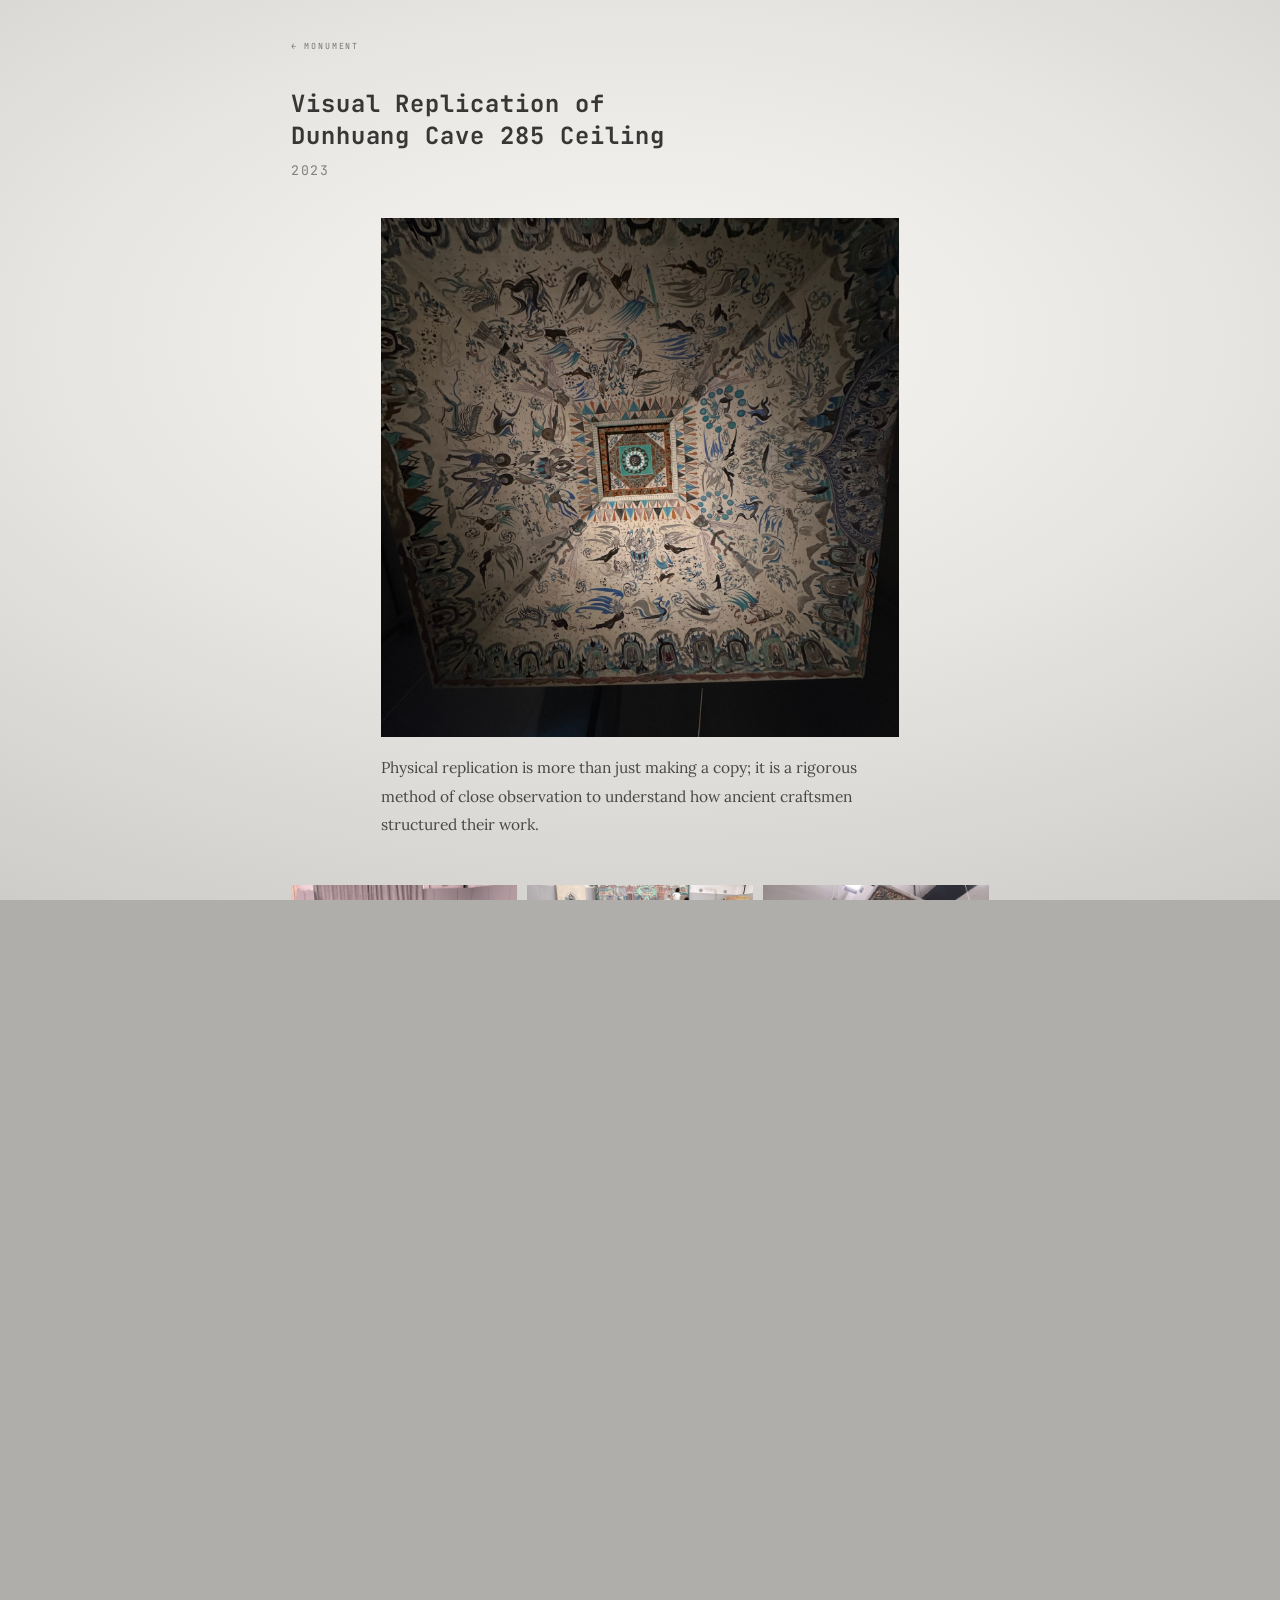
<file: 01-DunhuangReplication/index.html>
<!DOCTYPE html>
<html lang="en">
<head>
  <meta charset="UTF-8" />
  <meta name="viewport" content="width=device-width, initial-scale=1.0" />
  <title>Visual Replication of Dunhuang Cave 285 Ceiling — Tiange Xiang Portfolio</title>
  <link rel="preconnect" href="https://fonts.googleapis.com" />
  <link rel="preconnect" href="https://fonts.gstatic.com" crossorigin />
  <link
    href="https://fonts.googleapis.com/css2?family=JetBrains+Mono:wght@400;500;700&family=Lora:ital,wght@0,400;1,400&display=swap"
    rel="stylesheet"
  />
  <link rel="stylesheet" href="../style.css" />
  <link rel="stylesheet" href="project.css" />
</head>
<body
  class="wrapper project-page dunhuang-page"
  data-text="text-content.txt"
  data-next="../02-GatehouseReplication/"
>
  <div class="bg-atmosphere" aria-hidden="true"></div>
  <canvas id="meteor-layer" data-variant="subpage" aria-hidden="true"></canvas>

  <article class="dh-page">
    <a class="dh-back" href="../">← Monument</a>

    <header class="dh-header">
      <h1 class="dh-title">
        <span class="dh-title-line">Visual Replication of</span>
        <span class="dh-title-line">Dunhuang Cave 285 Ceiling</span>
      </h1>
      <p class="dh-year">2023</p>
    </header>

    <div class="project-stack project-stack--hero">
      <figure class="dh-hero project-stack__media">
        <img src="hero.jpg" alt="Replicated Dunhuang Cave 285 caisson ceiling" width="900" height="900" loading="eager" />
      </figure>
      <div id="dh-intro" class="dh-prose project-prose" aria-live="polite"></div>
    </div>

    <div class="project-stack project-stack--process">
      <div class="dh-process project-stack__media" role="group" aria-label="Replication process">
        <figure class="dh-process__item">
          <img src="process1.jpg" alt="Workshop construction of the caisson form, step one" width="640" height="480" loading="lazy" />
        </figure>
        <figure class="dh-process__item">
          <img src="process2.jpg" alt="Workshop construction of the caisson form, step two" width="640" height="480" loading="lazy" />
        </figure>
        <figure class="dh-process__item">
          <img src="process3.jpg" alt="Workshop construction of the caisson form, step three" width="640" height="480" loading="lazy" />
        </figure>
      </div>
    </div>

    <div class="project-stack project-stack--zaojing">
      <div id="dh-mid1" class="dh-prose project-prose"></div>
      <div class="dh-zaojing-trio project-stack__media" role="group" aria-label="Zaojing studies">
        <figure class="dh-zaojing-trio__item">
          <img src="zaojing-OG.jpg" alt="Central zaojing lotus pattern from Cave 285" width="520" height="520" loading="lazy" />
        </figure>
        <figure class="dh-zaojing-trio__item">
          <img src="zaojing-sketch.jpg" alt="Zaojing line drawing study" width="520" height="520" loading="lazy" />
        </figure>
        <figure class="dh-zaojing-trio__item">
          <img src="lotus.jpg" alt="Lotus throne motif reference" width="280" height="280" loading="lazy" />
        </figure>
      </div>
      <div id="dh-mid2" class="dh-prose project-prose"></div>
    </div>

    <section class="dh-split" aria-label="Ceiling and narrative">
      <figure class="dh-split__media">
        <img src="preview-1.jpg" alt="Ceiling and wall mural in the replicated cave space" width="640" height="960" loading="lazy" />
      </figure>
      <div id="dh-split-text" class="dh-prose dh-prose--split"></div>
    </section>

    <div class="project-stack project-stack--full">
      <figure class="dh-exhi project-stack__media">
        <img src="exhi-preview.jpg" alt="Exhibition installation of the replication" width="1200" height="675" loading="lazy" />
      </figure>
      <div id="dh-exhi-lead" class="dh-prose project-prose"></div>
      <div id="dh-final" class="dh-prose project-prose"></div>
    </div>

    <footer class="dh-footer">
      <nav class="dh-footer-nav" aria-label="Page navigation">
        <a class="dh-back-monument" href="../">← back to monument</a>
        <a id="project-next" class="dh-next" href="../02-GatehouseReplication/">click to see my next project</a>
      </nav>
    </footer>
  </article>

  <script src="../meteor.js"></script>
  <script src="../js/project-orbit-nav.js"></script>
  <script src="dunhuang-page.js?v=16"></script>
</body>
</html>
</file>
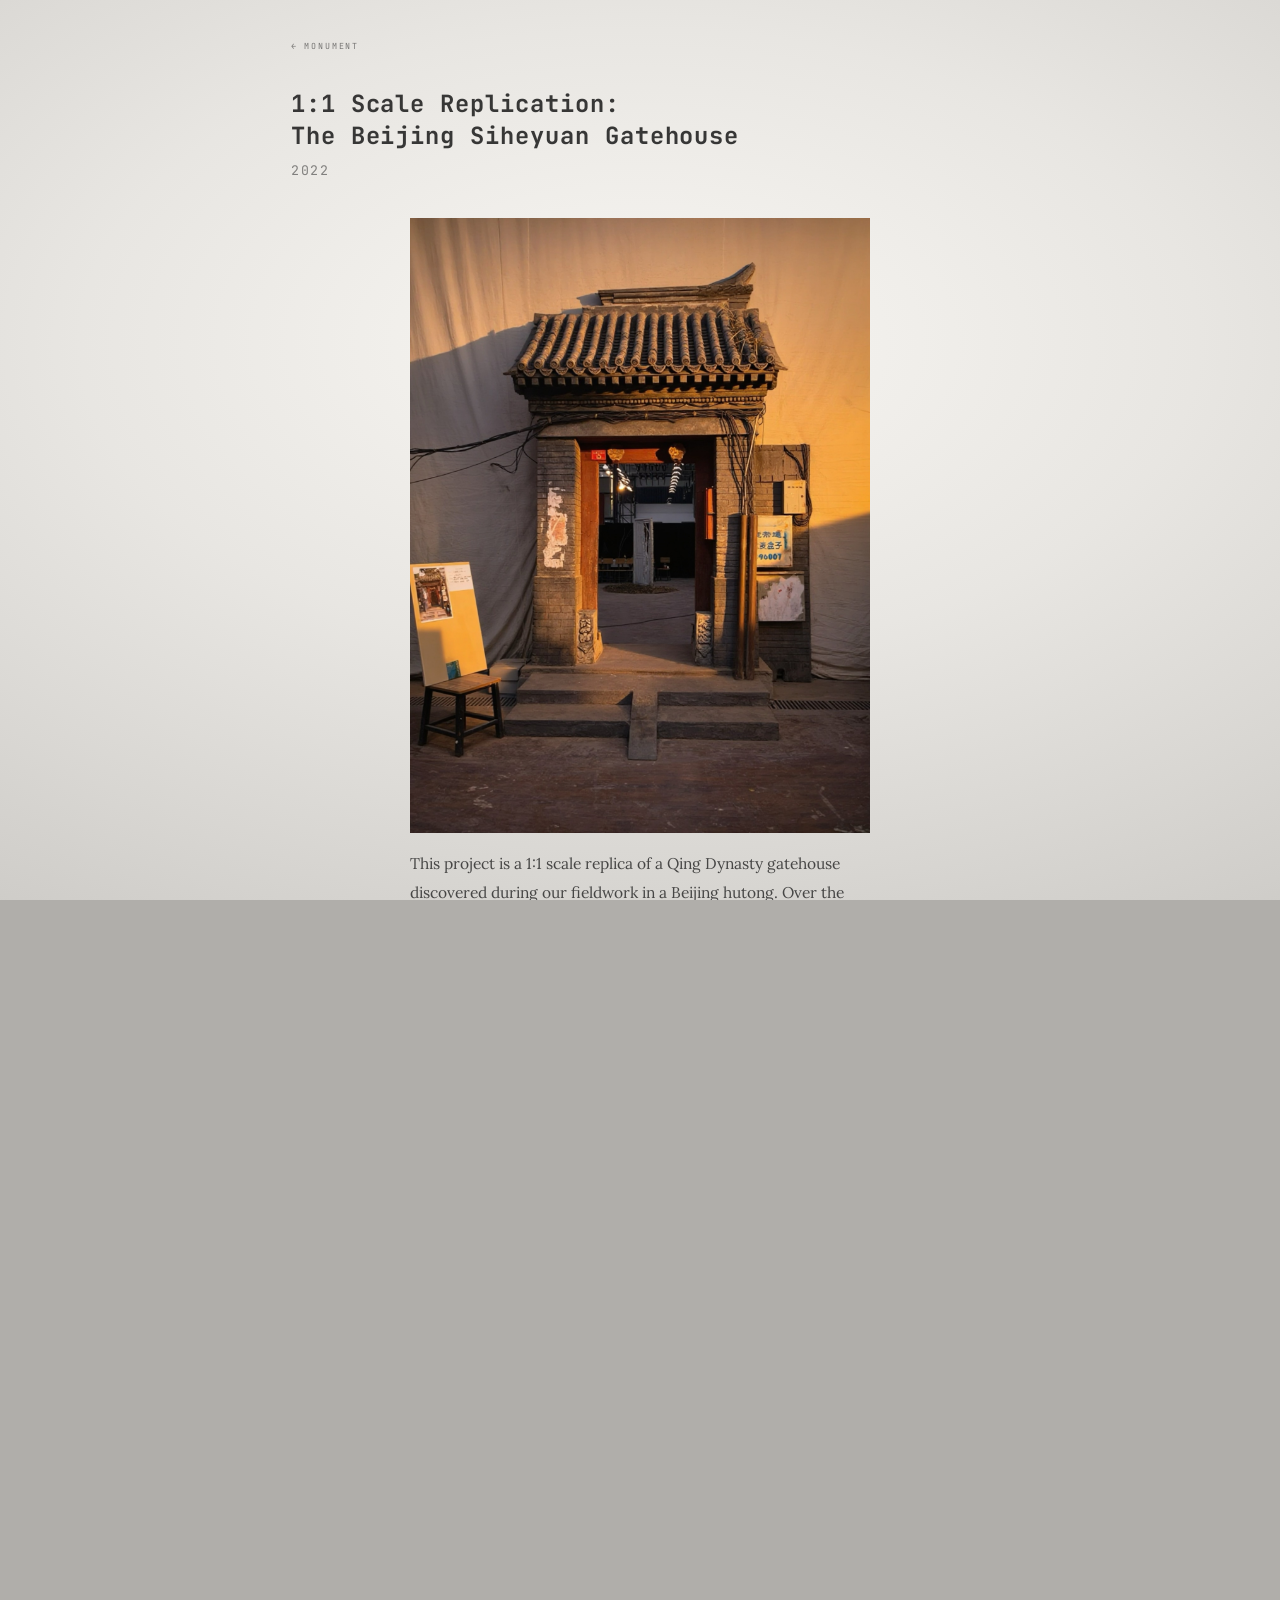
<file: 02-GatehouseReplication/index.html>
<!DOCTYPE html>
<html lang="en">
<head>
  <meta charset="UTF-8" />
  <meta name="viewport" content="width=device-width, initial-scale=1.0" />
  <title>1:1 Scale Replication: The Beijing Siheyuan Gatehouse — Tiange Xiang Portfolio</title>
  <link rel="preconnect" href="https://fonts.googleapis.com" />
  <link rel="preconnect" href="https://fonts.gstatic.com" crossorigin />
  <link
    href="https://fonts.googleapis.com/css2?family=JetBrains+Mono:wght@400;500;700&family=Lora:ital,wght@0,400;1,400&display=swap"
    rel="stylesheet"
  />
  <link rel="stylesheet" href="../style.css" />
  <link rel="stylesheet" href="project.css" />
</head>
<body
  class="wrapper project-page gatehouse-page"
  data-text="text-content.txt"
  data-next="../03-VolunteerteachingProject/"
>
  <div class="bg-atmosphere" aria-hidden="true"></div>
  <canvas id="meteor-layer" data-variant="subpage" aria-hidden="true"></canvas>

  <article class="gh-page">
    <a class="gh-back" href="../">← Monument</a>

    <header class="gh-header">
      <h1 class="gh-title">
        <span class="gh-title-line">1:1 Scale Replication:</span>
        <span class="gh-title-line">The Beijing Siheyuan Gatehouse</span>
      </h1>
      <p class="gh-year">2022</p>
    </header>

    <div class="project-stack project-stack--lead">
      <figure class="gh-lead project-stack__media">
        <img
          src="exhi-preview.jpg"
          alt="Siheyuan gatehouse replication in warm exhibition light"
          width="900"
          height="1200"
          loading="eager"
        />
      </figure>
      <div id="gh-intro" class="gh-prose project-prose" aria-live="polite"></div>
    </div>

    <div class="gh-process" role="group" aria-label="Replication process">
      <figure class="gh-process__item">
        <img src="process1.jpg" alt="Wooden framework under construction" width="320" height="240" loading="lazy" />
      </figure>
      <figure class="gh-process__item">
        <img src="process2.jpg" alt="Door panel surface work in the workshop" width="320" height="240" loading="lazy" />
      </figure>
      <figure class="gh-process__item">
        <img src="process3.jpg" alt="Foam-block structure assembly" width="320" height="240" loading="lazy" />
      </figure>
      <figure class="gh-process__item">
        <img src="process4.jpg" alt="Panel finishing on the workshop floor" width="320" height="240" loading="lazy" />
      </figure>
    </div>

    <div class="project-stack project-stack--stagger">
      <div class="gh-stagger project-stack__media" role="group" aria-label="Door and joinery details">
        <figure class="gh-stagger__item gh-stagger__item--left">
          <img src="detail-door3.jpg" alt="Weathered red lacquer wood surface" width="400" height="560" loading="lazy" />
        </figure>
        <figure class="gh-stagger__item gh-stagger__item--wide">
          <img src="detail-1.jpg" alt="Wooden joinery and masonry at the gate base" width="400" height="280" loading="lazy" />
        </figure>
        <figure class="gh-stagger__item gh-stagger__item--tall">
          <img src="detail-door.png" alt="Pair of weathered Qing-era wooden doors" width="400" height="560" loading="lazy" />
        </figure>
      </div>
      <div id="gh-mid1" class="gh-prose project-prose"></div>
    </div>

    <div class="project-stack project-stack--materials">
      <div class="gh-materials project-stack__media" role="group" aria-label="Material aging studies">
        <figure class="gh-materials__item">
          <img src="wood-process1.jpg" alt="Foam aging study with blue plaster texture" width="360" height="480" loading="lazy" />
        </figure>
        <figure class="gh-materials__item">
          <img src="wood-process.jpg" alt="Pink primer and wood grain replication sample" width="360" height="480" loading="lazy" />
        </figure>
      </div>
      <div id="gh-mid2" class="gh-prose project-prose gh-prose--before-final"></div>
    </div>

    <div class="project-stack project-stack--full">
      <figure class="gh-hero project-stack__media">
        <img
          src="hero.jpg"
          alt="1:1 scale gatehouse model in the workshop with scaffolding"
          width="1200"
          height="675"
          loading="lazy"
        />
      </figure>
      <div id="gh-final" class="gh-prose project-prose"></div>
    </div>

    <footer class="gh-footer">
      <nav class="gh-footer-nav" aria-label="Page navigation">
        <a class="gh-back-monument" href="../">← back to monument</a>
        <a id="project-next" class="gh-next" href="../03-VolunteerteachingProject/">click to view the next project →</a>
      </nav>
    </footer>
  </article>

  <script src="../meteor.js"></script>
  <script src="../js/project-orbit-nav.js"></script>
  <script src="gatehouse-page.js"></script>
</body>
</html>
</file>
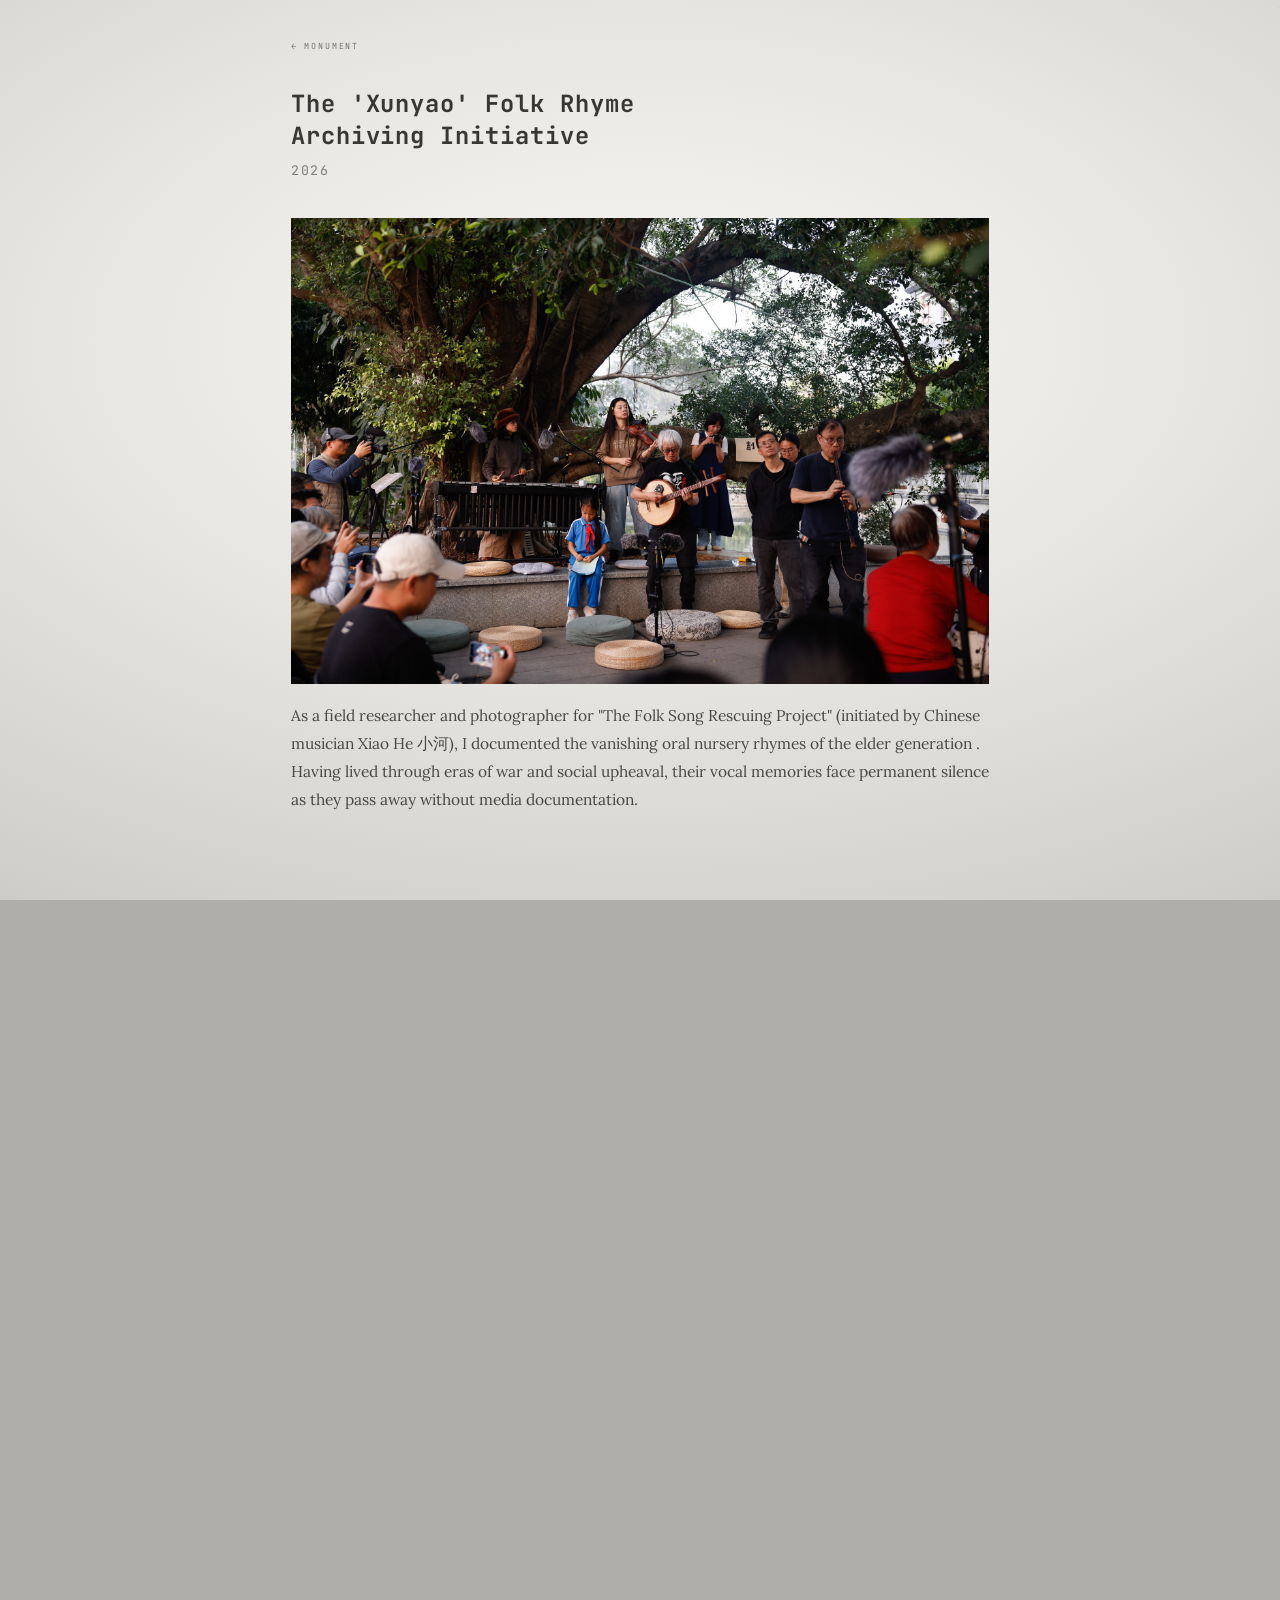
<file: 04-FolkrhymeArchiving/index.html>
<!DOCTYPE html>
<html lang="en">
<head>
  <meta charset="UTF-8" />
  <meta name="viewport" content="width=device-width, initial-scale=1.0" />
  <title>The 'Xunyao' Folk Rhyme Archiving Initiative — Tiange Xiang Portfolio</title>
  <link rel="preconnect" href="https://fonts.googleapis.com" />
  <link rel="preconnect" href="https://fonts.gstatic.com" crossorigin />
  <link
    href="https://fonts.googleapis.com/css2?family=JetBrains+Mono:wght@400;500;700&family=Lora:ital,wght@0,400;1,400&display=swap"
    rel="stylesheet"
  />
  <link rel="stylesheet" href="../style.css" />
  <link rel="stylesheet" href="project.css" />
</head>
<body
  class="wrapper project-page folk-page"
  data-text="text-content.txt"
  data-next="../01-DunhuangReplication/"
>
  <div class="bg-atmosphere" aria-hidden="true"></div>
  <canvas id="meteor-layer" data-variant="subpage" aria-hidden="true"></canvas>

  <article class="fr-page">
    <a class="fr-back" href="../">← Monument</a>

    <header class="fr-header">
      <h1 class="fr-title">
        <span class="fr-title-line">The 'Xunyao' Folk Rhyme</span>
        <span class="fr-title-line">Archiving Initiative</span>
      </h1>
      <p class="fr-year">2026</p>
    </header>

    <div class="project-stack">
      <figure class="fr-hero project-stack__media">
        <img
          src="hero.jpg"
          alt="Musicians performing outdoors under a large tree"
          width="1200"
          height="750"
          loading="eager"
        />
      </figure>
      <div id="fr-intro" class="fr-prose project-prose" aria-live="polite"></div>
    </div>

    <div class="fr-gallery" role="group" aria-label="Fieldwork documentation">
      <figure class="fr-gallery__item">
        <img
          src="progress1.jpg"
          alt="Indoor fieldwork session at wooden tables"
          width="480"
          height="360"
          loading="lazy"
        />
      </figure>
      <figure class="fr-gallery__item">
        <img
          src="progress2.jpg"
          alt="Outdoor circle gathering in a courtyard"
          width="480"
          height="360"
          loading="lazy"
        />
      </figure>
      <figure class="fr-gallery__item">
        <img
          src="progress3.jpg"
          alt="Elderly man playing violin during field recording"
          width="480"
          height="360"
          loading="lazy"
        />
      </figure>
    </div>

    <section class="fr-split" aria-label="Begging Song interview">
      <figure class="fr-split__media">
        <img
          src="BeggingsongPic.jpg"
          alt="Elderly woman in a purple plaid jacket with a small dog"
          width="640"
          height="853"
          loading="lazy"
        />
      </figure>
      <div id="fr-split-text" class="fr-prose fr-prose--split"></div>
    </section>

    <div class="project-stack project-stack--performance">
      <div id="fr-mid1" class="fr-prose project-prose"></div>
      <div class="fr-performance project-stack__media" role="group" aria-label="Live performance with villagers">
        <figure class="fr-performance__item">
          <img
            src="concert1.jpg"
            alt="Outdoor concert audience seated under trees"
            width="640"
            height="440"
            loading="lazy"
          />
        </figure>
        <figure class="fr-performance__item">
          <img
            src="concert2.jpg"
            alt="Musician playing guitar for seated villagers outdoors"
            width="640"
            height="440"
            loading="lazy"
          />
        </figure>
      </div>
      <p class="fr-caption project-prose">live performance with villagers</p>
    </div>

    <div class="fr-youtube">
      <a
        class="fr-youtube__link"
        href="https://youtu.be/VmTQVKCH0CY?si=b6BmAWBPALPd2Dng"
        target="_blank"
        rel="noopener noreferrer"
      >Field recording excerpt → YouTube</a>
    </div>

    <footer class="fr-footer">
      <nav class="fr-footer-nav" aria-label="Page navigation">
        <a class="fr-back-monument" href="../">← back to monument</a>
        <a id="project-next" class="fr-next" href="../01-DunhuangReplication/">click to see my next project</a>
      </nav>
    </footer>
  </article>

  <script src="../meteor.js"></script>
  <script src="../js/project-orbit-nav.js"></script>
  <script src="folk-page.js"></script>
</body>
</html>
</file>
<file: style.css>
/* ==========================================================================

   3D Monument — UI shell only (scene in WebGL)

   ========================================================================== */



:root {

  --stone-deep: #b0aeaa;

  --stone-mid: #c4c2be;

  --stone: #d8d6d2;

  --stone-light: #f8f6f2;

  --ink: rgba(30, 30, 30, 0.55);

}



* {

  box-sizing: border-box;

  margin: 0;

  padding: 0;

}



html,

body,

.wrapper {

  width: 100%;

  height: 100%;

  overflow: hidden;

}



.wrapper {

  background-color: var(--stone-deep);

  position: relative;

}



.bg-atmosphere {

  position: fixed;

  inset: 0;

  z-index: 0;

  pointer-events: none;

  background:

    radial-gradient(

      ellipse 156% 124% at 50% 38%,

      var(--stone-light) 0%,

      #e8e6e2 28%,

      var(--stone) 48%,

      var(--stone-mid) 72%,

      var(--stone-deep) 100%

    ),

    radial-gradient(

      ellipse 240% 180% at 50% 100%,

      #a8a6a2 0%,

      transparent 58%

    ),

    linear-gradient(

      180deg,

      var(--stone-deep) 0%,

      #b4b2ae 18%,

      var(--stone-mid) 42%,

      var(--stone) 62%,

      #eceae6 82%,

      var(--stone-light) 100%

    );

}



#canvas-host {

  position: fixed;

  inset: 0;

  z-index: 1;

  background: transparent;

  touch-action: manipulation;

}



#canvas-host canvas {

  display: block;

  width: 100%;

  height: 100%;

  outline: none;

}



.ui-hint {

  position: fixed;

  bottom: 2.6rem;

  left: 50%;

  transform: translateX(-50%);

  font-family: "JetBrains Mono", monospace;

  font-size: 0.58rem;

  letter-spacing: 0.22em;

  text-transform: uppercase;

  color: var(--ink);

  z-index: 3;

  pointer-events: none;

  opacity: 0.55;

}



.is-mobile .ui-hint {

  font-size: 0;

}



.is-mobile .ui-hint::after {

  content: "Tap a face to open a project";

  font-size: 0.58rem;

  letter-spacing: 0.22em;

  text-transform: uppercase;

}



.webgl-fallback {

  display: flex;

  flex-direction: column;

  align-items: center;

  justify-content: center;

  min-height: 100%;

  padding: 2rem 1.5rem 4rem;

  text-align: center;

  font-family: "JetBrains Mono", monospace;

  color: rgba(30, 30, 30, 0.72);

}



.webgl-fallback-msg {

  font-size: 0.62rem;

  letter-spacing: 0.18em;

  text-transform: uppercase;

  margin-bottom: 0.75rem;

}



.webgl-fallback-sub {

  font-size: 0.58rem;

  letter-spacing: 0.14em;

  opacity: 0.65;

  margin-bottom: 1.25rem;

}



.webgl-fallback-list {

  list-style: none;

  display: flex;

  flex-direction: column;

  gap: 0.85rem;

}



.webgl-fallback-list a {

  color: rgba(30, 30, 30, 0.78);

  text-decoration: none;

  font-size: 0.58rem;

  letter-spacing: 0.12em;

  text-transform: uppercase;

  border-bottom: 1px solid rgba(30, 30, 30, 0.22);

  padding-bottom: 0.15rem;

}



.webgl-fallback-list a:hover {

  color: rgba(30, 30, 30, 0.95);

}



.webgl-fallback-num {

  opacity: 0.55;

  margin-right: 0.35rem;

}



.site-footer {

  position: fixed;

  bottom: 0.85rem;

  left: 50%;

  transform: translateX(-50%);

  font-family: "JetBrains Mono", monospace;

  font-size: 0.58rem;

  letter-spacing: 0.28em;

  text-transform: uppercase;

  color: var(--ink);

  z-index: 5;

  pointer-events: none;

}



#meteor-layer {

  position: fixed;

  inset: 0;

  width: 100%;

  height: 100%;

  z-index: 4;

  pointer-events: none;

}



/* ==========================================================================

   Project subpages (scrollable article)

   ========================================================================== */



body.project-page {

  overflow-x: hidden;

  overflow-y: auto;

  min-height: 100%;

  zoom: 0.9;

}



/* Layout B: each media block + prose directly below share one alignment width */

.project-page .project-stack {

  display: flex;

  flex-direction: column;

  align-items: stretch;

  width: 100%;

  margin-left: auto;

  margin-right: auto;

}



.project-page .project-stack__media {

  width: 100%;

  max-width: 100%;

  margin-left: auto;

  margin-right: auto;

}



.project-page .project-stack .project-prose {

  width: 100%;

  max-width: none;

  margin-left: 0;

  margin-right: 0;

  box-sizing: border-box;

  text-align: left;

}



/* Image captions (e.g. Folk Rhyme) stay centered — override in project CSS */

.project-page .project-stack .project-prose.fr-caption {

  text-align: center;

}



.project-page .project-stack .project-stack__media + .project-prose {

  margin-top: 1.15rem;

}



.project-page .project-stack .project-prose + .project-prose {

  margin-top: 1.35rem;

}



.project-page .project-stack--full {

  width: 100%;

  max-width: 100%;

}



.project-page #meteor-layer {

  position: fixed;

  inset: 0;

  width: 100%;

  height: 100%;

  z-index: 1;

  pointer-events: none;

}



.project-page .bg-atmosphere {

  position: fixed;

}



.project-shell {

  position: relative;

  z-index: 2;

  max-width: 52rem;

  margin: 0 auto;

  padding: 3rem 1.5rem 5rem;

}



.project-back {

  display: inline-block;

  margin-bottom: 2rem;

  font-family: "JetBrains Mono", monospace;

  font-size: 0.58rem;

  letter-spacing: 0.22em;

  text-transform: uppercase;

  color: var(--ink);

  text-decoration: none;

}



.project-back:hover {

  color: rgba(30, 30, 30, 0.85);

}



.project-tag {

  font-family: "JetBrains Mono", monospace;

  font-size: 0.58rem;

  letter-spacing: 0.22em;

  text-transform: uppercase;

  color: var(--ink);

  margin-bottom: 0.75rem;

}



.project-title {

  font-family: "JetBrains Mono", monospace;

  font-weight: 700;

  font-size: clamp(1rem, 2.4vw, 1.35rem);

  letter-spacing: 0.06em;

  line-height: 1.45;

  color: rgba(30, 30, 30, 0.82);

  margin-bottom: 1.5rem;

}



.project-hero {

  width: 100%;

  height: auto;

  display: block;

  margin-bottom: 2rem;

  box-shadow: 0 12px 40px rgba(30, 30, 30, 0.12);

}



.project-body {

  font-family: "Lora", serif;

  font-size: 1.05rem;

  line-height: 1.75;

  color: rgba(30, 30, 30, 0.78);

}



.project-body p {

  margin-bottom: 1.25rem;

}



.project-next {

  display: inline-block;

  margin-top: 2rem;

  font-family: "JetBrains Mono", monospace;

  font-size: 0.62rem;

  letter-spacing: 0.18em;

  text-transform: uppercase;

  color: rgba(30, 30, 30, 0.7);

  text-decoration: none;

  border-bottom: 1px solid rgba(30, 30, 30, 0.25);

}



.project-next:hover {

  color: rgba(30, 30, 30, 0.95);

}



/* Subpage inner square room: user at center, four inward-facing walls */
html.orbit-nav-active {
  perspective: 2600px;
  perspective-origin: 50% 50%;
  overflow: hidden;
}
html.orbit-nav-active .project-page > article {
  visibility: hidden;
}
.orbit-viewport {
  --orbit-panel-w: min(52rem, 92vw);
  /* distance from user (center) to each inner wall */
  --orbit-depth: calc(var(--orbit-panel-w) * 0.5);
  position: fixed;
  inset: 0;
  z-index: 6;
  overflow: hidden;
  pointer-events: none;
  transform-style: preserve-3d;
}
/* rotation axis = user position (viewport center) */
.orbit-pivot {
  position: absolute;
  left: 50%;
  top: 50%;
  width: 0;
  height: 0;
  transform-style: preserve-3d;
}
.orbit-carousel {
  position: absolute;
  left: 0;
  top: 0;
  transform-style: preserve-3d;
  transform: rotateY(0deg);
  transition: transform 1100ms ease-in-out;
}
/* room rotates: current wall exits left, next wall enters from right */
.orbit-carousel.orbit-carousel--spin {
  transform: rotateY(90deg);
}
.orbit-face {
  position: absolute;
  left: 0;
  top: 0;
  width: var(--orbit-panel-w);
  margin-left: calc(var(--orbit-panel-w) / -2);
  /* slice top aligns with viewport top when wall is front-facing */
  margin-top: calc(-50vh);
  transform-style: preserve-3d;
  backface-visibility: hidden;
  /* inward wall at negative Z; panel faces user without extra face flip */
  transform: rotateY(calc(var(--orbit-yaw, 0) * 1deg))
    translateZ(calc(-1 * var(--orbit-depth)));
}
.orbit-face[data-yaw="0"] {
  --orbit-yaw: 0;
}
.orbit-face[data-yaw="-90"] {
  --orbit-yaw: -90;
}
.orbit-face__panel {
  pointer-events: none;
}
.orbit-face__slice {
  width: var(--orbit-panel-w);
  max-height: 100vh;
  overflow: hidden;
  margin: 0 auto;
}
.orbit-face__slice > article {
  width: 100%;
  max-width: var(--orbit-panel-w);
  margin: 0 auto;
  box-sizing: border-box;
}
.orbit-face__slice .dh-back,
.orbit-face__slice .gh-back,
.orbit-face__slice .yt-back,
.orbit-face__slice .fr-back,
.orbit-face__slice .dh-back-monument,
.orbit-face__slice .gh-back-monument,
.orbit-face__slice .yt-back-monument,
.orbit-face__slice .fr-back-monument {
  font-family: "JetBrains Mono", monospace;
  font-size: 0.58rem;
  letter-spacing: 0.22em;
  text-transform: uppercase;
  color: var(--ink);
  text-decoration: none;
}
.orbit-face__slice .dh-back:visited,
.orbit-face__slice .gh-back:visited,
.orbit-face__slice .yt-back:visited,
.orbit-face__slice .fr-back:visited,
.orbit-face__slice .dh-back-monument:visited,
.orbit-face__slice .gh-back-monument:visited,
.orbit-face__slice .yt-back-monument:visited,
.orbit-face__slice .fr-back-monument:visited {
  color: var(--ink);
}



/* 首页 → 子页 View Transition（减少闪屏） */

@view-transition {
  navigation: auto;
}

::view-transition-old(root),
::view-transition-new(root) {
  animation-duration: 0.35s;
  background-color: var(--stone-deep);
}
</file>
<file: 01-DunhuangReplication/project.css>
/* Dunhuang 01 — layout matched to Figma (node 6-23) */

:root {
  --dh-section-gap: 3.25rem;
  /* process 下方、exhi 上方：在 1.5× 基础上再 ×2 → 共 3× 默认间距 */
  --dh-section-gap-wide: calc(var(--dh-section-gap) * 3);
}

.dunhuang-page {
  overflow-x: hidden;
  overflow-y: auto;
  min-height: 100%;
}

.dh-page {
  position: relative;
  z-index: 2;
  max-width: 52rem;
  margin: 0 auto;
  padding: 2.5rem 1.75rem 6rem;
}

/* —— Nav —— */
.dh-back {
  display: inline-block;
  margin-bottom: 2.5rem;
  font-family: "JetBrains Mono", monospace;
  font-size: 0.58rem;
  letter-spacing: 0.22em;
  text-transform: uppercase;
  color: var(--ink);
  text-decoration: none;
}

.dh-back:hover {
  color: rgba(30, 30, 30, 0.88);
}

/* —— Title (Figma: top-left, mono, two lines) —— */
.dh-header {
  margin-bottom: 2.75rem;
}

.dh-title {
  font-family: "JetBrains Mono", monospace;
  font-weight: 700;
  font-size: clamp(1.05rem, 2.8vw, 1.65rem);
  letter-spacing: 0.04em;
  line-height: 1.35;
  color: rgba(30, 30, 30, 0.88);
  max-width: 22em;
}

.dh-title-line {
  display: block;
}

.dh-year {
  font-family: "JetBrains Mono", monospace;
  font-weight: 400;
  font-size: clamp(0.78rem, 1.75vw, 0.92rem);
  letter-spacing: 0.14em;
  color: rgba(30, 30, 30, 0.52);
  margin: 0.6rem 0 0;
}

/* —— Stacks (layout B) —— */
.dh-page .project-stack {
  margin-bottom: var(--dh-section-gap);
}

.dh-page .project-stack--process {
  margin-bottom: var(--dh-section-gap);
}

.dh-page .project-stack--full {
  margin-bottom: var(--dh-section-gap-wide);
}

.dh-page .project-stack--zaojing #dh-mid1 {
  margin-bottom: 1.15rem;
}

.dh-page .project-stack--hero {
  max-width: min(36rem, 92vw);
}

.dh-page .project-stack > .dh-process,
.dh-page .project-stack > .dh-zaojing-trio {
  width: 100%;
  max-width: 100%;
}

.dh-page .project-stack .project-prose {
  text-align: left;
}

/* —— Hero (centered square) —— */
.dh-hero {
  margin: 0;
}

.dh-hero img {
  display: block;
  width: 100%;
  height: auto;
  aspect-ratio: 1;
  object-fit: cover;
}

/* —— Body copy (centered column, Lora) —— */
.dh-prose {
  font-family: "Lora", serif;
  font-size: clamp(0.95rem, 1.35vw, 1.08rem);
  line-height: 1.82;
  color: rgba(30, 30, 30, 0.78);
  text-align: left;
  max-width: 36rem;
  margin-left: auto;
  margin-right: auto;
}

.dh-prose p {
  margin: 0 0 1.35rem;
}

.dh-prose p:last-child {
  margin-bottom: 0;
}

/* spacing between sections */
.dh-split {
  margin-bottom: var(--dh-section-gap);
}

/* —— Process row (3-up) —— */
.dh-process {
  display: grid;
  grid-template-columns: repeat(3, 1fr);
  gap: 0.65rem;
  width: 100%;
  max-width: 100%;
  margin: 0;
}

.dh-process__item {
  margin: 0;
}

.dh-process__item img {
  display: block;
  width: 100%;
  height: auto;
  aspect-ratio: 4 / 3;
  object-fit: cover;
}

/* —— Zaojing trio (OG + sketch + lotus) —— */
.dh-zaojing-trio {
  display: grid;
  grid-template-columns: repeat(3, 1fr);
  gap: 0.65rem;
  width: 100%;
  max-width: 100%;
  margin: 0;
  align-items: start;
}

.dh-zaojing-trio__item {
  margin: 0;
}

.dh-zaojing-trio__item:not(:first-child) {
  display: flex;
  justify-content: center;
  align-items: flex-start;
}

.dh-zaojing-trio__item img {
  display: block;
  height: auto;
  object-fit: contain;
}

.dh-zaojing-trio__item:first-child img {
  width: 100%;
}

/* Width tuned to OG column height (432÷457) without cropping */
.dh-zaojing-trio__item:nth-child(2) img {
  width: 95.4%;
}

.dh-zaojing-trio__item:nth-child(3) img {
  width: 83.5%;
}

/* —— Split: image left, mural text right —— */
.dh-split {
  display: grid;
  grid-template-columns: minmax(0, 1fr) minmax(0, 1fr);
  gap: 2rem 2.5rem;
  align-items: center;
  max-width: 100%;
}

.dh-split__media {
  margin: 0;
  display: flex;
  align-items: center;
  justify-content: center;
}

.dh-split__media img {
  display: block;
  width: 100%;
  height: auto;
  object-fit: contain;
}

.dh-prose--split {
  display: flex;
  flex-direction: column;
  justify-content: center;
  text-align: left;
  max-width: none;
  margin: 0;
}

.dh-mural-text {
  font-family: "Lora", serif;
  font-style: italic;
  font-size: clamp(0.78rem, 1.05vw, 0.85rem);
  line-height: 1.62;
  color: rgba(30, 30, 30, 0.58);
  margin: 0;
  text-align: left;
}

/* —— Exhibition wide —— */
.dh-exhi {
  margin: 0;
  width: 100%;
  max-width: 100%;
}

.dh-exhi img {
  display: block;
  width: 100%;
  height: auto;
}

/* —— Footer link (bottom-right, mono) —— */
.dh-footer {
  display: flex;
  justify-content: flex-end;
  margin-top: 4rem;
  padding-top: 1rem;
}

.dh-footer-nav {
  display: flex;
  flex-direction: column;
  align-items: flex-end;
  gap: 0.75rem;
}

.dh-back-monument,
.dh-next {
  font-family: "JetBrains Mono", monospace;
  font-size: 0.62rem;
  letter-spacing: 0.12em;
  text-transform: lowercase;
  color: rgba(30, 30, 30, 0.65);
  text-decoration: none;
  border-bottom: 1px solid rgba(30, 30, 30, 0.22);
}

.dh-back-monument:hover,
.dh-next:hover {
  color: rgba(30, 30, 30, 0.92);
}

/* —— Tablet —— */
@media (max-width: 900px) {
  .dh-split {
    grid-template-columns: 1fr;
    gap: 2rem;
  }

  .dh-prose--split {
    text-align: left;
    max-width: 36rem;
    margin-left: auto;
    margin-right: auto;
  }

  .dh-mural-text {
    text-align: left;
  }

  .dh-split__media {
    max-width: min(22rem, 88vw);
    margin-left: auto;
    margin-right: auto;
  }
}

/* —— Mobile —— */
@media (max-width: 600px) {
  .dh-page {
    padding: 2rem 1.15rem 4.5rem;
  }

  .dh-process {
    grid-template-columns: 1fr;
    gap: 0.5rem;
  }

  .dh-process__item img {
    aspect-ratio: 16 / 10;
  }

  .dh-page .project-stack--zaojing {
    max-width: min(20rem, 88vw);
  }

  .dh-zaojing-trio {
    grid-template-columns: 1fr;
    gap: 0.5rem;
    max-width: none;
  }

  .dh-zaojing-trio__item:not(:first-child) {
    display: block;
  }

  .dh-zaojing-trio__item:nth-child(2) img,
  .dh-zaojing-trio__item:nth-child(3) img {
    max-height: none;
    width: 100%;
  }
}
</file>
<file: 02-GatehouseReplication/project.css>
/* Gatehouse 02 — layout matched to reference mockup */

:root {
  --gh-gap: 2.75rem;
  --gh-gap-before-final: 11rem;
  --gh-content: min(36rem, 92vw);
  --gh-lead-w: min(32rem, 78vw);
  --gh-process-w: min(34rem, 88vw);
  --gh-stagger-w: min(40rem, 94vw);
  --gh-materials-w: min(26rem, 72vw);
}

.gatehouse-page {
  overflow-x: hidden;
  overflow-y: auto;
  min-height: 100%;
}

.gh-page {
  position: relative;
  z-index: 2;
  max-width: 52rem;
  margin: 0 auto;
  padding: 2.5rem 1.75rem 6rem;
}

.gh-back {
  display: inline-block;
  margin-bottom: 2.5rem;
  font-family: "JetBrains Mono", monospace;
  font-size: 0.58rem;
  letter-spacing: 0.22em;
  text-transform: uppercase;
  color: var(--ink);
  text-decoration: none;
}

.gh-back:hover {
  color: rgba(30, 30, 30, 0.88);
}

.gh-header {
  margin-bottom: 2.75rem;
}

.gh-title {
  font-family: "JetBrains Mono", monospace;
  font-weight: 700;
  font-size: clamp(1.05rem, 2.8vw, 1.65rem);
  letter-spacing: 0.04em;
  line-height: 1.35;
  color: rgba(30, 30, 30, 0.88);
  max-width: 22em;
}

.gh-title-line {
  display: block;
}

.gh-year {
  font-family: "JetBrains Mono", monospace;
  font-weight: 400;
  font-size: clamp(0.78rem, 1.75vw, 0.92rem);
  letter-spacing: 0.14em;
  color: rgba(30, 30, 30, 0.52);
  margin: 0.6rem 0 0;
}

/* Stacks (layout B) */
.gh-page .project-stack {
  margin-bottom: var(--gh-gap);
}

.gh-page .project-stack--full {
  margin-bottom: var(--gh-gap);
}

.gh-page .project-stack--lead {
  max-width: var(--gh-lead-w);
}

.gh-page .project-stack--stagger {
  max-width: var(--gh-stagger-w);
}

.gh-page .project-stack--materials {
  max-width: var(--gh-materials-w);
}

.gh-page .project-stack > .gh-stagger,
.gh-page .project-stack > .gh-materials {
  width: 100%;
  max-width: 100%;
}

.gh-page .project-stack .project-prose.gh-prose--before-final {
  margin-bottom: 0;
}

.gh-page .project-stack--materials {
  margin-bottom: var(--gh-gap-before-final);
}

/* Lead — first image (exhi-preview), centered portrait */
.gh-lead {
  margin: 0;
  max-width: 100%;
}

.gh-lead img {
  display: block;
  width: 100%;
  height: auto;
  aspect-ratio: 3 / 4;
  object-fit: cover;
}

/* Hero — wide landscape, directly above final reflection */
.gh-hero {
  margin: 0;
  width: 100%;
  max-width: 100%;
}

.gh-hero img {
  display: block;
  width: 100%;
  height: auto;
  object-fit: cover;
}

/* Body copy */
.gh-prose {
  font-family: "Lora", serif;
  font-size: clamp(0.95rem, 1.35vw, 1.08rem);
  line-height: 1.82;
  color: rgba(30, 30, 30, 0.78);
  text-align: left;
  max-width: var(--gh-content);
  margin-left: auto;
  margin-right: auto;
}

.gh-prose:not(.project-prose) {
  margin-bottom: var(--gh-gap);
}

.gh-prose p {
  margin: 0;
}

/* Process — four small thumbs, centered band (no prose stack below) */
.gh-process {
  display: grid;
  grid-template-columns: repeat(4, 1fr);
  gap: 0.5rem;
  width: 100%;
  max-width: var(--gh-process-w);
  margin: 0 auto var(--gh-gap);
}

.gh-process__item {
  margin: 0;
}

.gh-process__item img {
  display: block;
  width: 100%;
  height: auto;
  aspect-ratio: 4 / 3;
  object-fit: cover;
}

/* Stagger — left tall red wood; right: top joinery, bottom doors */
.gh-stagger {
  display: grid;
  grid-template-columns: 1.05fr 0.95fr;
  grid-template-rows: auto 1fr;
  gap: 0.5rem;
  align-items: stretch;
  max-width: var(--gh-stagger-w);
  margin: 0 auto var(--gh-gap);
}

.gh-stagger__item {
  margin: 0;
  overflow: hidden;
  min-height: 0;
}

.gh-stagger__item--left {
  grid-column: 1;
  grid-row: 1 / 3;
  display: flex;
  align-self: stretch;
}

.gh-stagger__item--wide {
  grid-column: 2;
  grid-row: 1;
}

.gh-stagger__item--tall {
  grid-column: 2;
  grid-row: 2;
}

.gh-stagger__item img {
  display: block;
  width: 100%;
  height: 100%;
  object-fit: cover;
}

.gh-stagger__item--left img {
  flex: 1;
  width: 100%;
  min-height: 100%;
  height: 100%;
}

.gh-stagger__item--wide img {
  aspect-ratio: 16 / 10;
}

.gh-stagger__item--tall img {
  aspect-ratio: 3 / 4;
  min-height: 100%;
}

/* Materials — two vertical portraits */
.gh-materials {
  display: grid;
  grid-template-columns: 1fr 1fr;
  gap: 0.5rem;
  max-width: var(--gh-materials-w);
  margin: 0 auto var(--gh-gap);
}

.gh-materials__item {
  margin: 0;
}

.gh-materials__item img {
  display: block;
  width: 100%;
  height: auto;
  aspect-ratio: 3 / 4;
  object-fit: cover;
}

.gh-footer {
  display: flex;
  justify-content: flex-end;
  margin-top: 3.5rem;
  padding-top: 0.5rem;
}

.gh-footer-nav {
  display: flex;
  flex-direction: column;
  align-items: flex-end;
  gap: 0.75rem;
}

.gh-back-monument,
.gh-next {
  font-family: "JetBrains Mono", monospace;
  font-size: 0.62rem;
  letter-spacing: 0.12em;
  text-transform: lowercase;
  color: rgba(30, 30, 30, 0.65);
  text-decoration: none;
  border-bottom: 1px solid rgba(30, 30, 30, 0.22);
}

.gh-back-monument:hover,
.gh-next:hover {
  color: rgba(30, 30, 30, 0.92);
}

@media (max-width: 720px) {
  .gh-process {
    grid-template-columns: repeat(2, 1fr);
    max-width: min(22rem, 88vw);
  }

  .gh-page .project-stack--stagger {
    max-width: min(22rem, 88vw);
  }

  .gh-stagger {
    grid-template-columns: 1fr;
    grid-template-rows: auto;
    max-width: none;
  }

  .gh-stagger__item--left,
  .gh-stagger__item--wide,
  .gh-stagger__item--tall {
    grid-column: 1;
    grid-row: auto;
  }

  .gh-stagger__item--left img,
  .gh-stagger__item--tall img {
    aspect-ratio: 3 / 4;
    min-height: unset;
  }

  .gh-page .project-stack--materials {
    max-width: min(20rem, 85vw);
  }

  .gh-materials {
    max-width: none;
  }

  :root {
    --gh-gap-before-final: 7rem;
  }
}

@media (max-width: 480px) {
  .gh-page {
    padding: 2rem 1.15rem 4.5rem;
  }

  .gh-process {
    grid-template-columns: 1fr 1fr;
    gap: 0.4rem;
  }

  .gh-page .project-stack--materials {
    max-width: min(16rem, 80vw);
  }

  .gh-materials {
    grid-template-columns: 1fr;
    max-width: none;
  }
}
</file>
<file: 04-FolkrhymeArchiving/project.css>
/* Folk Rhyme 04 — editorial layout refinement */

:root {
  --fr-gap: 2.75rem;
  --fr-gap-tight: 2rem;
  --fr-gap-section: 5.25rem;
  --fr-gap-media: 0.75rem;
  --fr-content: min(36rem, 88vw);
}

.folk-page {
  overflow-x: hidden;
  overflow-y: auto;
  min-height: 100%;
}

.fr-page {
  position: relative;
  z-index: 2;
  max-width: 52rem;
  margin: 0 auto;
  padding: 2.5rem 1.75rem 6rem;
}

.fr-back {
  display: inline-block;
  margin-bottom: 2.5rem;
  font-family: "JetBrains Mono", monospace;
  font-size: 0.58rem;
  letter-spacing: 0.22em;
  text-transform: uppercase;
  color: var(--ink);
  text-decoration: none;
}

.fr-back:hover {
  color: rgba(30, 30, 30, 0.88);
}

.fr-header {
  margin-bottom: 2.75rem;
}

.fr-title {
  font-family: "JetBrains Mono", monospace;
  font-weight: 700;
  font-size: clamp(1.05rem, 2.8vw, 1.65rem);
  letter-spacing: 0.04em;
  line-height: 1.35;
  color: rgba(30, 30, 30, 0.88);
  max-width: 22em;
}

.fr-title-line {
  display: block;
}

.fr-year {
  font-family: "JetBrains Mono", monospace;
  font-weight: 400;
  font-size: clamp(0.78rem, 1.75vw, 0.92rem);
  letter-spacing: 0.14em;
  color: rgba(30, 30, 30, 0.52);
  margin: 0.6rem 0 0;
}

/* Stacks (layout B) */
.fr-page .project-stack {
  margin-bottom: var(--fr-gap-section);
}

.fr-page .project-stack--performance {
  margin-bottom: var(--fr-gap);
}

.fr-page .project-stack > .fr-performance {
  width: 100%;
  max-width: 100%;
}

.fr-page .project-stack .project-prose:not(.fr-caption) {
  text-align: left;
}

.fr-page .project-stack--performance .project-prose + .fr-performance {
  margin-top: 1.15rem;
}

.fr-page .project-stack .fr-caption.project-prose {
  margin-top: 0.85rem;
}

/* Hero — wide editorial crop */
.fr-hero {
  width: 100%;
  margin: 0;
}

.fr-hero img {
  display: block;
  width: 100%;
  height: auto;
  aspect-ratio: 3 / 2;
  object-fit: cover;
}

/* Body copy */
.fr-prose {
  font-family: "Lora", serif;
  font-size: clamp(0.95rem, 1.35vw, 1.08rem);
  line-height: 1.82;
  color: rgba(30, 30, 30, 0.78);
  text-align: left;
  max-width: var(--fr-content);
  margin-left: auto;
  margin-right: auto;
  margin-bottom: var(--fr-gap);
}

.fr-prose p {
  margin: 0 0 1.5rem;
}

.fr-prose p:last-child {
  margin-bottom: 0;
}

.fr-prose--split {
  text-align: left;
  max-width: none;
  margin: 0;
}

/* Gallery — three square crops */
.fr-gallery {
  display: grid;
  grid-template-columns: repeat(3, 1fr);
  gap: var(--fr-gap-media);
  width: 100%;
  margin: 0 auto var(--fr-gap-section);
}

.fr-gallery__item {
  margin: 0;
}

.fr-gallery__item img {
  display: block;
  width: 100%;
  height: auto;
  aspect-ratio: 1 / 1;
  object-fit: cover;
}

/* Split — portrait left, text right */
.fr-split {
  display: grid;
  grid-template-columns: minmax(0, 0.95fr) minmax(0, 1.05fr);
  gap: 2.25rem 2.5rem;
  align-items: center;
  width: 100%;
  margin: 0 auto var(--fr-gap-section);
}

.fr-split__media {
  margin: 0;
}

.fr-split__media img {
  display: block;
  width: 100%;
  height: auto;
  aspect-ratio: 3 / 4;
  object-fit: cover;
}

.fr-split__media,
#fr-split-text {
  min-width: 0;
}

/* Performance pair */
.fr-performance {
  display: grid;
  grid-template-columns: 1fr 1fr;
  gap: var(--fr-gap-media);
  width: 100%;
  margin: 0;
}

.fr-performance__item {
  margin: 0;
}

.fr-performance__item img {
  display: block;
  width: 100%;
  height: auto;
  aspect-ratio: 16 / 11;
  object-fit: cover;
}

.fr-caption {
  font-family: "JetBrains Mono", monospace;
  font-size: 0.62rem;
  font-weight: 700;
  letter-spacing: 0.28em;
  text-transform: uppercase;
  text-align: center;
  color: rgba(30, 30, 30, 0.72);
  margin: 0;
}

.fr-youtube {
  text-align: center;
  margin: var(--fr-gap-section) auto var(--fr-gap);
  padding: 0.35rem 0;
}

.fr-youtube__link {
  font-family: "JetBrains Mono", monospace;
  font-size: 0.72rem;
  letter-spacing: 0.12em;
  color: rgba(30, 30, 30, 0.72);
  text-decoration: none;
  border-bottom: 1px solid rgba(30, 30, 30, 0.22);
}

.fr-youtube__link:hover {
  color: rgba(30, 30, 30, 0.92);
}

.fr-footer {
  display: flex;
  justify-content: flex-end;
  margin-top: 3.5rem;
  padding-top: 0.5rem;
}

.fr-footer-nav {
  display: flex;
  flex-direction: column;
  align-items: flex-end;
  gap: 0.75rem;
}

.fr-back-monument,
.fr-next {
  font-family: "JetBrains Mono", monospace;
  font-size: 0.62rem;
  letter-spacing: 0.12em;
  text-transform: lowercase;
  color: rgba(30, 30, 30, 0.65);
  text-decoration: none;
  border-bottom: 1px solid rgba(30, 30, 30, 0.22);
}

.fr-back-monument:hover,
.fr-next:hover {
  color: rgba(30, 30, 30, 0.92);
}

@media (max-width: 720px) {
  :root {
    --fr-gap-section: 4rem;
    --fr-gap-media: 0.7rem;
  }

  .fr-gallery {
    grid-template-columns: repeat(2, 1fr);
  }

  .fr-split {
    grid-template-columns: 1fr;
    gap: 2rem;
    align-items: start;
  }

  .fr-split__media {
    max-width: min(20rem, 88vw);
    margin-left: auto;
    margin-right: auto;
  }

  .fr-prose--split {
    max-width: var(--fr-content);
    margin-left: auto;
    margin-right: auto;
  }

  .fr-youtube {
    margin-top: 3.5rem;
  }
}

@media (max-width: 480px) {
  .fr-page {
    padding: 2rem 1.15rem 4.5rem;
  }

  :root {
    --fr-gap-tight: 1.75rem;
    --fr-gap-section: 3.25rem;
    --fr-gap-media: 0.65rem;
  }

  .fr-gallery,
  .fr-performance {
    grid-template-columns: 1fr;
  }

  .fr-page .project-stack--performance {
    width: 100%;
    max-width: 100%;
  }

  .fr-youtube {
    margin-top: 3rem;
  }
}
</file>
